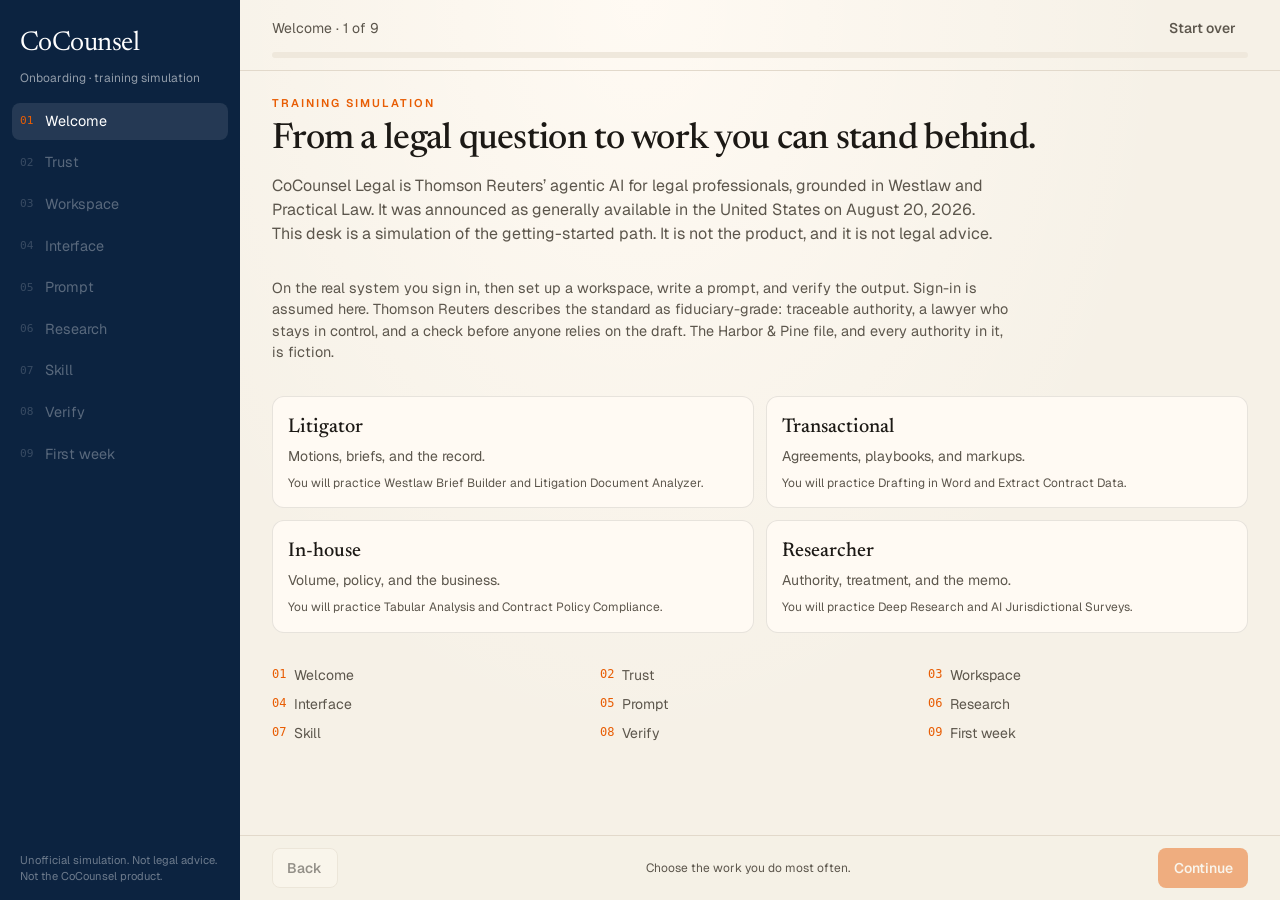
<file: cocounsel-onboarding/index.html>
<!DOCTYPE html>
<html lang="en">
  <head>
    <meta charset="utf-8">
    <meta name="viewport" content="width=device-width, initial-scale=1">
    <title>CoCounsel onboarding</title>
    <meta name="description" content="A guided first session in Thomson Reuters CoCounsel Legal: workspaces, Deep Research, skills, and citation verification. Unofficial training simulation.">
    <link rel="preconnect" href="https://fonts.googleapis.com">
    <link rel="preconnect" href="https://fonts.gstatic.com" crossorigin>
    <link href="https://fonts.googleapis.com/css2?family=Geist:wght@400;500;600&family=Newsreader:ital,opsz,wght@0,6..72,500;0,6..72,600;1,6..72,400&display=swap" rel="stylesheet">
    <link rel="stylesheet" href="styles.css">
  </head>
  <body>
    <div id="app" class="boot">
      <p class="kicker">Training simulation</p>
      <h1>Opening your workspace</h1>
      <p>Checking this browser for saved progress.</p>
    </div>
    <noscript>
      <p>This tutorial needs JavaScript. It is an unofficial training simulation, not legal advice, and not the CoCounsel product.</p>
    </noscript>
    <script src="content.js"></script>
    <script src="app.js"></script>
  </body>
</html>
</file>
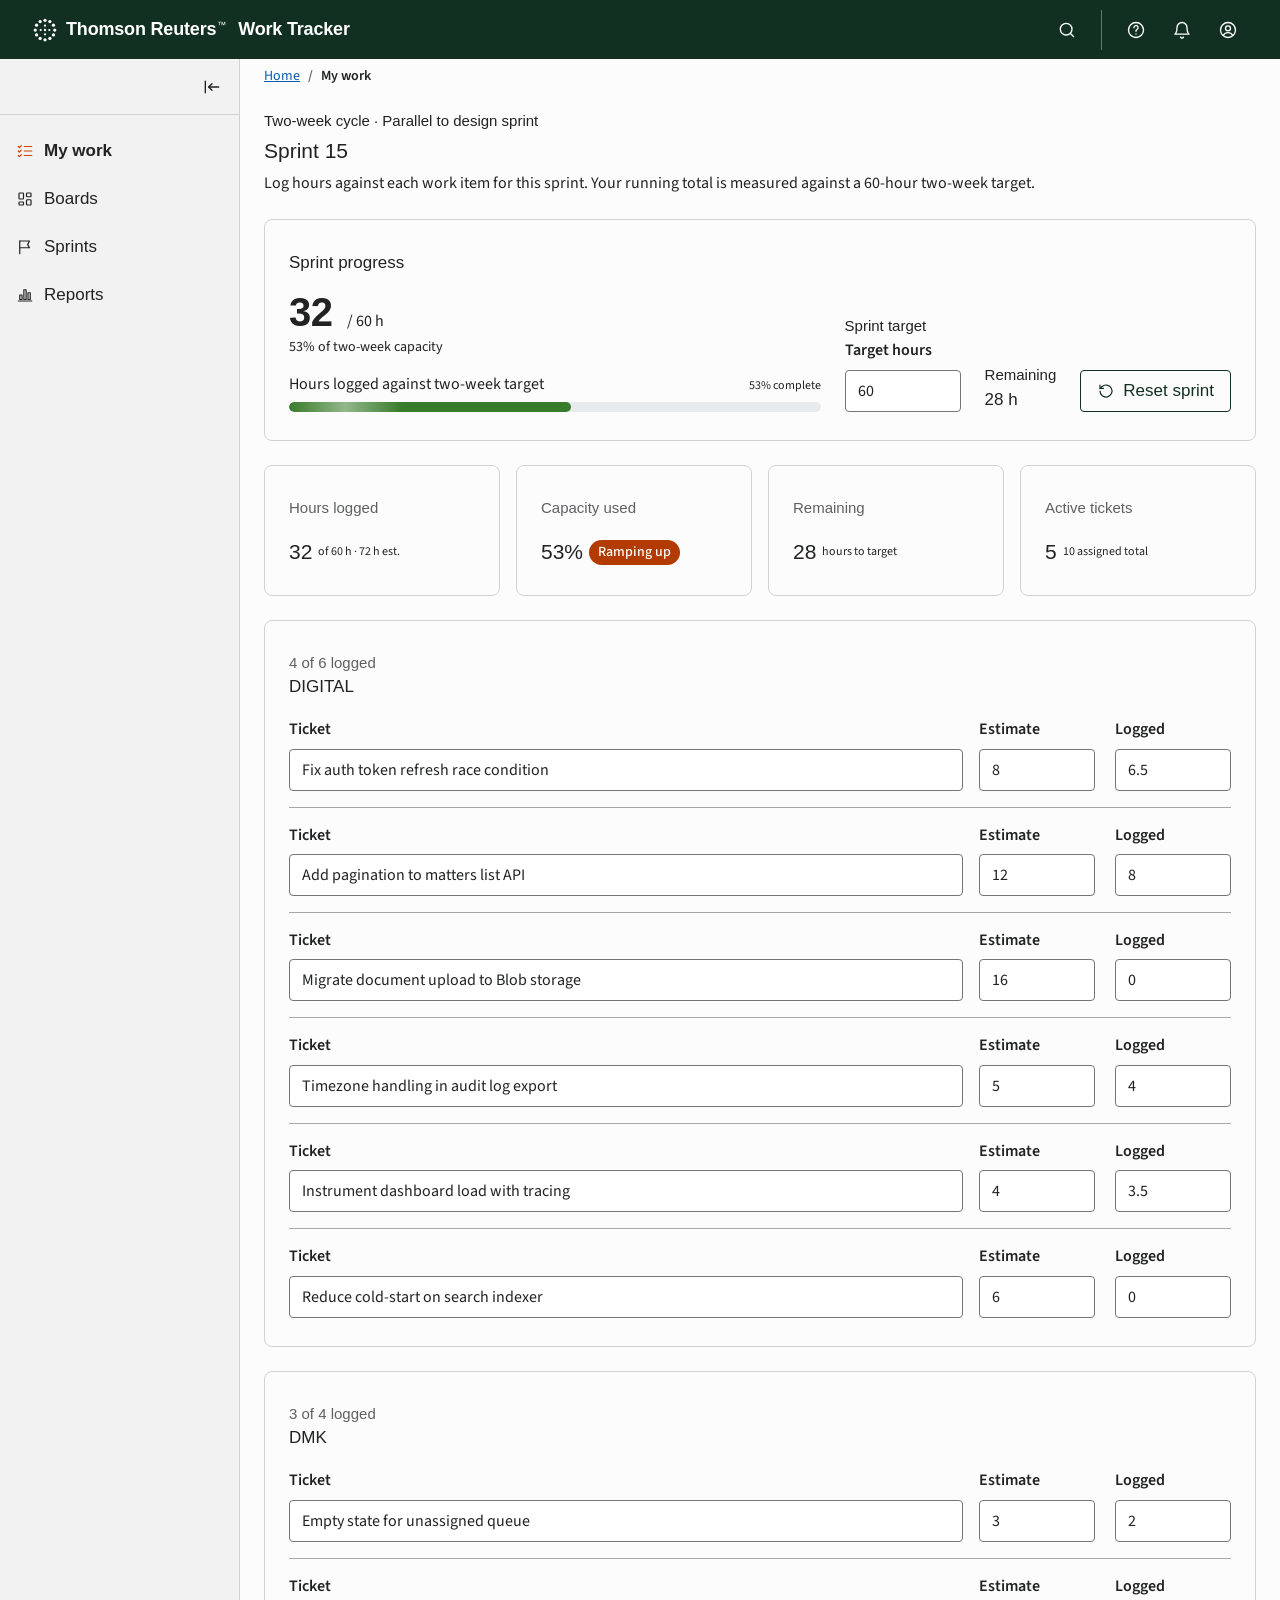
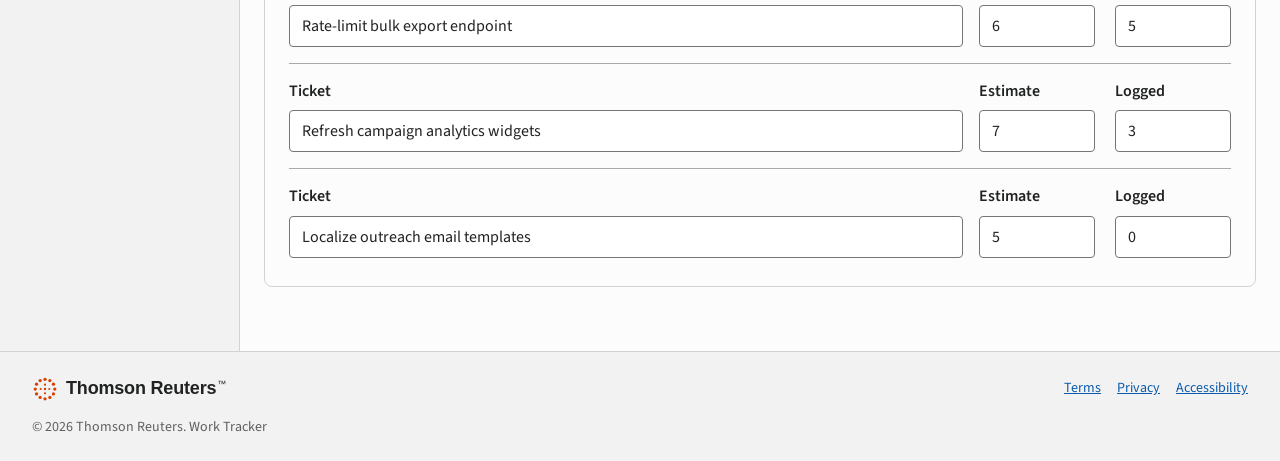
<file: Sprint-dashboard/index.html>
<!DOCTYPE html>
<html lang="en">
<head>
  <meta charset="utf-8">
  <meta name="viewport" content="width=device-width, initial-scale=1">
  <meta name="theme-color" content="#123021">
  <!-- The tab title is filled in from content.js (PAGE_TITLE). -->
  <title></title>
  <link rel="preconnect" href="https://fonts.googleapis.com">
  <link rel="preconnect" href="https://fonts.gstatic.com" crossorigin>
  <link rel="stylesheet" href="https://fonts.googleapis.com/css2?family=Source+Sans+3:wght@400;500;600;700&display=swap">
  <link rel="stylesheet" href="styles.css">
</head>
<body>
  <!--
    Page structure only. Every visible word comes from content.js:
    an element with data-text="NAME" shows the text of the NAME variable,
    and data-aria="NAME" sets its screen reader label.
  -->
  <div class="app-shell">

    <!-- Top bar -->
    <header class="product-header" data-aria="HEADER_LABEL">
      <a class="brand" href="#">
        <svg class="brand-mark" viewBox="0 0 24 24" aria-hidden="true">
          <circle cx="21" cy="12" r="1.5"/><circle cx="19.79" cy="16.5" r="1.5"/>
          <circle cx="16.5" cy="19.79" r="1.5"/><circle cx="12" cy="21" r="1.5"/>
          <circle cx="7.5" cy="19.79" r="1.5"/><circle cx="4.21" cy="16.5" r="1.5"/>
          <circle cx="3" cy="12" r="1.5"/><circle cx="4.21" cy="7.5" r="1.5"/>
          <circle cx="7.5" cy="4.21" r="1.5"/><circle cx="12" cy="3" r="1.5"/>
          <circle cx="16.5" cy="4.21" r="1.5"/><circle cx="19.79" cy="7.5" r="1.5"/>
          <circle cx="12" cy="12" r="1.1"/><circle cx="16" cy="12" r="1"/>
          <circle cx="8" cy="12" r="1"/><circle cx="12" cy="8" r="1"/><circle cx="12" cy="16" r="1"/>
        </svg>
        <span class="brand-company"><span data-text="COMPANY_NAME"></span><sup class="brand-tm" data-text="TRADEMARK_SYMBOL"></sup></span>
        <span class="brand-product" data-text="PRODUCT_NAME"></span>
      </a>

      <div class="header-actions">
        <button class="icon-button" type="button" data-aria="HEADER_SEARCH_LABEL">
          <svg viewBox="0 0 24 24" aria-hidden="true"><circle cx="11" cy="11" r="7"/><path d="m20 20-3.5-3.5"/></svg>
        </button>
        <span class="header-divider" aria-hidden="true"></span>
        <button class="icon-button" type="button" data-aria="HEADER_HELP_LABEL">
          <svg viewBox="0 0 24 24" aria-hidden="true"><circle cx="12" cy="12" r="9"/><path d="M9.5 9.2a2.5 2.5 0 1 1 3.6 2.2c-.7.4-1.1 1-1.1 1.7v.4"/><path d="M12 16.8h.01"/></svg>
        </button>
        <button class="icon-button" type="button" data-aria="HEADER_NOTIFICATIONS_LABEL">
          <svg viewBox="0 0 24 24" aria-hidden="true"><path d="M6 9a6 6 0 0 1 12 0c0 6 2.5 8 2.5 8h-17S6 15 6 9"/><path d="M10.3 20.5a1.9 1.9 0 0 0 3.4 0"/></svg>
        </button>
        <button class="icon-button" type="button" data-aria="HEADER_PROFILE_LABEL">
          <svg viewBox="0 0 24 24" aria-hidden="true"><circle cx="12" cy="12" r="9"/><circle cx="12" cy="10" r="3"/><path d="M6.4 18.3a6.5 6.5 0 0 1 11.2 0"/></svg>
        </button>
      </div>
    </header>

    <div class="app-body" id="app-body">

      <!-- Side navigation -->
      <nav class="side-nav" data-aria="NAV_LABEL">
        <div class="side-nav-top">
          <button class="nav-toggle" id="nav-toggle" type="button" aria-expanded="true">
            <svg class="icon-collapse" viewBox="0 0 24 24" aria-hidden="true"><path d="M4 5v14"/><path d="M20 12H8"/><path d="m12 8-4 4 4 4"/></svg>
            <svg class="icon-expand" viewBox="0 0 24 24" aria-hidden="true"><path d="M4 5v14"/><path d="M8 12h12"/><path d="m16 8 4 4-4 4"/></svg>
          </button>
        </div>
        <ul class="nav-list">
          <li>
            <a class="nav-item is-current" href="#worklist" aria-current="page">
              <svg viewBox="0 0 24 24" aria-hidden="true"><path d="M11 6h10M11 12h10M11 18h10"/><path d="m3 6 1.5 1.5L7 5"/><path d="m3 12 1.5 1.5L7 11"/><path d="m3 18 1.5 1.5L7 17"/></svg>
              <span class="nav-label" data-text="NAV_MY_WORK"></span>
            </a>
          </li>
          <li>
            <a class="nav-item" href="#boards">
              <svg viewBox="0 0 24 24" aria-hidden="true"><rect x="4" y="4" width="6" height="8" rx="1"/><rect x="14" y="4" width="6" height="5" rx="1"/><rect x="14" y="13" width="6" height="7" rx="1"/><rect x="4" y="16" width="6" height="4" rx="1"/></svg>
              <span class="nav-label" data-text="NAV_BOARDS"></span>
            </a>
          </li>
          <li>
            <a class="nav-item" href="#sprints">
              <svg viewBox="0 0 24 24" aria-hidden="true"><path d="M5 21V4"/><path d="M5 4h13l-2.5 4.5L18 13H5"/></svg>
              <span class="nav-label" data-text="NAV_SPRINTS"></span>
            </a>
          </li>
          <li>
            <a class="nav-item" href="#reports">
              <svg viewBox="0 0 24 24" aria-hidden="true"><path d="M3 20h18"/><rect x="5" y="12" width="3" height="6"/><rect x="10.5" y="5" width="3" height="13"/><rect x="16" y="9" width="3" height="9"/></svg>
              <span class="nav-label" data-text="NAV_REPORTS"></span>
            </a>
          </li>
        </ul>
      </nav>

      <!-- Main content -->
      <main class="app-content" id="worklist">
        <nav class="breadcrumb" data-aria="BREADCRUMB_LABEL">
          <ol>
            <li><a href="#" data-text="BREADCRUMB_HOME"></a></li>
            <li aria-current="page" data-text="BREADCRUMB_CURRENT"></li>
          </ol>
        </nav>

        <div class="dash">

          <!-- Page heading -->
          <div class="dash-head">
            <p class="eyebrow" data-text="SPRINT_EYEBROW"></p>
            <h1 class="page-title" data-text="SPRINT_TITLE"></h1>
            <p class="body-md" id="sprint-intro"></p>
          </div>

          <!-- Sprint progress card -->
          <section class="card" aria-labelledby="progress-card-title">
            <h2 class="card-title" id="progress-card-title" data-text="PROGRESS_CARD_TITLE"></h2>

            <div class="progress-banner">
              <div class="progress-headline">
                <div class="summary-metric">
                  <p class="big-number">
                    <span id="total-hours"></span>
                    <span class="big-number-suffix" id="total-suffix"></span>
                  </p>
                  <p class="body-sm" id="capacity-text"></p>
                </div>

                <div class="progress">
                  <div class="progress-labels">
                    <span class="body-md" id="progress-label" data-text="PROGRESS_BAR_LABEL"></span>
                    <span class="body-xs" id="progress-complete"></span>
                  </div>
                  <div class="progress-track" id="progress-track" role="progressbar" aria-valuemin="0" aria-labelledby="progress-label">
                    <div class="progress-fill" id="progress-fill"></div>
                  </div>
                </div>
              </div>

              <div class="progress-controls">
                <div class="summary-metric">
                  <p class="eyebrow" data-text="TARGET_EYEBROW"></p>
                  <label class="field">
                    <span class="field-label" data-text="TARGET_FIELD_LABEL"></span>
                    <input class="input input-hours" id="target-input" type="number" min="0" step="1" inputmode="decimal">
                  </label>
                </div>
                <div class="summary-metric">
                  <p class="eyebrow" data-text="REMAINING_EYEBROW"></p>
                  <p class="metric-md" id="remaining-value"></p>
                </div>
                <button class="button-secondary" id="reset-button" type="button">
                  <svg viewBox="0 0 24 24" aria-hidden="true"><path d="M4 12a8 8 0 1 0 2.4-5.7L4 8.6"/><path d="M4 4v4.6h4.6"/></svg>
                  <span data-text="RESET_BUTTON"></span>
                </button>
              </div>
            </div>
          </section>

          <!-- Summary cards -->
          <div class="kpi-grid">
            <section class="card kpi-card">
              <h2 class="eyebrow eyebrow-muted" data-text="KPI_HOURS_TITLE"></h2>
              <p class="kpi-value-row">
                <span class="metric-lg" id="kpi-hours"></span>
                <span class="body-xs" id="kpi-hours-detail"></span>
              </p>
            </section>
            <section class="card kpi-card">
              <h2 class="eyebrow eyebrow-muted" data-text="KPI_CAPACITY_TITLE"></h2>
              <p class="kpi-value-row">
                <span class="metric-lg" id="kpi-capacity"></span>
                <span class="badge" id="kpi-status"></span>
              </p>
            </section>
            <section class="card kpi-card">
              <h2 class="eyebrow eyebrow-muted" data-text="KPI_REMAINING_TITLE"></h2>
              <p class="kpi-value-row">
                <span class="metric-lg" id="kpi-remaining"></span>
                <span class="body-xs" data-text="KPI_REMAINING_DETAIL"></span>
              </p>
            </section>
            <section class="card kpi-card">
              <h2 class="eyebrow eyebrow-muted" data-text="KPI_ACTIVE_TITLE"></h2>
              <p class="kpi-value-row">
                <span class="metric-lg" id="kpi-active"></span>
                <span class="body-xs" id="kpi-active-detail"></span>
              </p>
            </section>
          </div>

          <!-- Ticket group cards (DIGITAL, DMK) are added here by app.js -->
          <div class="group-list" id="group-list"></div>
        </div>
      </main>
    </div>

    <!-- Footer -->
    <footer class="footer">
      <div class="footer-top">
        <a class="brand brand-footer" href="#">
          <svg class="brand-mark" viewBox="0 0 24 24" aria-hidden="true">
            <circle cx="21" cy="12" r="1.5"/><circle cx="19.79" cy="16.5" r="1.5"/>
            <circle cx="16.5" cy="19.79" r="1.5"/><circle cx="12" cy="21" r="1.5"/>
            <circle cx="7.5" cy="19.79" r="1.5"/><circle cx="4.21" cy="16.5" r="1.5"/>
            <circle cx="3" cy="12" r="1.5"/><circle cx="4.21" cy="7.5" r="1.5"/>
            <circle cx="7.5" cy="4.21" r="1.5"/><circle cx="12" cy="3" r="1.5"/>
            <circle cx="16.5" cy="4.21" r="1.5"/><circle cx="19.79" cy="7.5" r="1.5"/>
            <circle cx="12" cy="12" r="1.1"/><circle cx="16" cy="12" r="1"/>
            <circle cx="8" cy="12" r="1"/><circle cx="12" cy="8" r="1"/><circle cx="12" cy="16" r="1"/>
          </svg>
          <span class="brand-company"><span data-text="COMPANY_NAME"></span><sup class="brand-tm" data-text="TRADEMARK_SYMBOL"></sup></span>
        </a>
        <ul class="footer-links" data-aria="FOOTER_LINKS_LABEL">
          <li><a href="#terms" data-text="FOOTER_TERMS"></a></li>
          <li><a href="#privacy" data-text="FOOTER_PRIVACY"></a></li>
          <li><a href="#accessibility" data-text="FOOTER_ACCESSIBILITY"></a></li>
        </ul>
      </div>
      <p class="footer-copyright" id="footer-copyright"></p>
    </footer>
  </div>

  <!-- Layout for one ticket group card. app.js copies it once per group. -->
  <template id="group-template">
    <section class="card group-card">
      <p class="eyebrow eyebrow-muted" data-role="group-progress"></p>
      <h2 class="card-title" data-role="group-name"></h2>
      <div class="worklist" data-role="group-rows"></div>
    </section>
  </template>

  <!-- Layout for one ticket row. app.js copies it once per ticket. -->
  <template id="ticket-row-template">
    <div class="worklist-row">
      <label class="field field-title">
        <span class="field-label" data-text="TICKET_FIELD_LABEL"></span>
        <input class="input" type="text" data-field="title">
      </label>
      <div class="worklist-hours">
        <label class="field">
          <span class="field-label" data-text="ESTIMATE_FIELD_LABEL"></span>
          <input class="input input-hours" type="number" min="0" step="0.5" inputmode="decimal" data-field="estimate">
        </label>
        <label class="field">
          <span class="field-label" data-text="LOGGED_FIELD_LABEL"></span>
          <input class="input input-hours" type="number" min="0" step="0.5" inputmode="decimal" data-field="hours">
        </label>
      </div>
    </div>
  </template>

  <!-- content.js must load before app.js, because app.js reads its text. -->
  <script src="content.js"></script>
  <script src="app.js"></script>
</body>
</html>
</file>
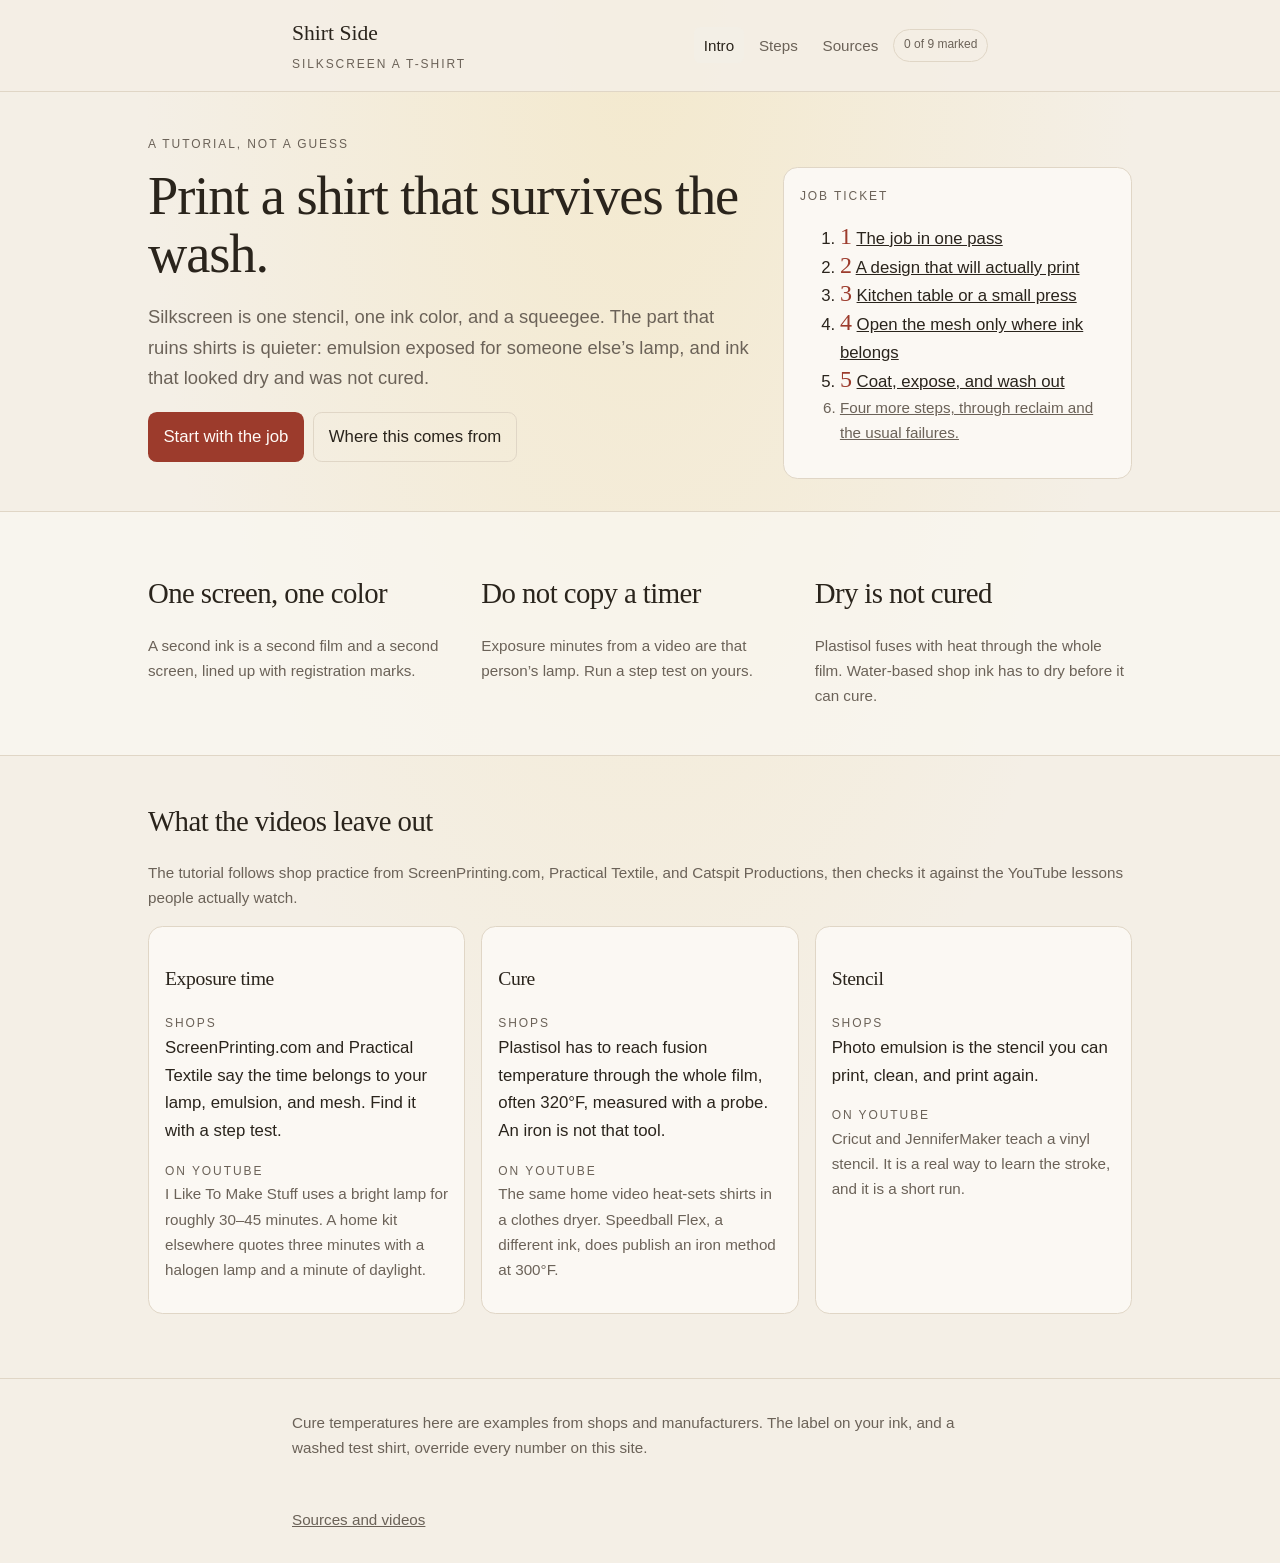
<file: shirt-side-static/page1-intro.html>
<!DOCTYPE html>
<html lang="en">
<head>
  <meta charset="utf-8">
  <meta name="viewport" content="width=device-width, initial-scale=1">
  <title>Shirt Side — Shirt Side</title>
  <meta name="description" content="A practical tutorial for screen printing one color onto a t-shirt.">
  <style>
:root {
  --bg: #f4efe6;
  --ink: #2a241c;
  --muted: #6b6258;
  --card: #fbf8f3;
  --line: #e0d6c6;
  --red: #9c3b2c;
  --red-ink: #fffaf6;
  --amber: #f6e7bf;
  --soft: #f3efe6;
}
* { box-sizing: border-box; }
html { background: var(--bg); }
body {
  margin: 0;
  color: var(--ink);
  background:
    radial-gradient(ellipse at top, rgba(243, 226, 176, 0.45), transparent 55%),
    var(--bg);
  font-family: "Segoe UI", Helvetica, Arial, sans-serif;
  font-size: 1.05rem;
  line-height: 1.65;
}
h1, h2, h3, .display { font-family: Georgia, "Iowan Old Style", Palatino, serif; font-weight: 500; letter-spacing: -0.02em; }
a { color: inherit; }
header, footer { border-color: var(--line); }
header { border-bottom: 1px solid var(--line); background: rgba(244, 239, 230, 0.9); }
footer { border-top: 1px solid var(--line); margin-top: 2rem; }
.bar, .wrap, .wide { margin: 0 auto; padding: 1rem 1.25rem; }
.bar, .wrap { max-width: 46rem; }
.wide { max-width: 64rem; }
.brand { text-decoration: none; }
.brand strong { display: block; font-family: Georgia, Palatino, serif; font-size: 1.35rem; font-weight: 500; }
.brand span, .kicker { display: block; margin-top: 0.2rem; color: var(--muted); font-size: 0.75rem; letter-spacing: 0.16em; text-transform: uppercase; }
.top { display: flex; justify-content: space-between; gap: 1rem; align-items: center; }
nav { display: flex; flex-wrap: wrap; gap: 0.35rem; align-items: center; }
nav a, .count {
  text-decoration: none;
  border-radius: 0.4rem;
  padding: 0.35rem 0.6rem;
  color: var(--muted);
  font-size: 0.95rem;
}
nav a[aria-current="page"] { background: var(--soft); color: var(--ink); }
.count { border: 1px solid var(--line); border-radius: 999px; font-size: 0.75rem; }
h1 { font-size: clamp(2.1rem, 5vw, 3.4rem); line-height: 1.08; margin: 0.6rem 0 0; }
h2 { font-size: 1.8rem; margin: 1.6rem 0 0.4rem; }
.lede { color: var(--muted); font-size: 1.15rem; }
.row { display: flex; flex-wrap: wrap; gap: 0.6rem; align-items: center; }
.btn, button {
  font: inherit;
  cursor: pointer;
  text-decoration: none;
  display: inline-flex;
  align-items: center;
  justify-content: center;
  border-radius: 0.55rem;
  border: 1px solid transparent;
  padding: 0.65rem 0.9rem;
  background: var(--red);
  color: var(--red-ink);
}
.btn.ghost, button.ghost { background: transparent; color: var(--ink); border-color: var(--line); }
button.quiet { background: transparent; color: var(--muted); border-color: transparent; padding-left: 0.2rem; }
ol.steps, ul.plain { padding-left: 1.2rem; }
ol.steps li, ul.plain li { margin: 0.7rem 0; }
.callout { border-radius: 0.8rem; padding: 0.9rem 1rem; margin: 1rem 0; }
.callout p { margin: 0.35rem 0 0; }
.callout .label { color: var(--muted); font-size: 0.75rem; letter-spacing: 0.08em; text-transform: uppercase; }
.warn { border: 1px solid rgba(156, 59, 44, 0.35); background: rgba(156, 59, 44, 0.06); }
.note { border: 1px solid var(--line); background: var(--amber); }
.card, .ticket, .split article, .source, .choice, .panel {
  background: var(--card);
  border: 1px solid var(--line);
  border-radius: 0.9rem;
}
.ticket, .panel, .source, .choice { padding: 1rem; }
.split { display: grid; gap: 1.5rem; }
.facts, .cards, .choices { display: grid; gap: 1rem; }
.band { border-top: 1px solid var(--line); border-bottom: 1px solid var(--line); background: rgba(251, 248, 243, 0.7); }
.list { list-style: none; margin: 1.2rem 0 0; padding: 0; border: 1px solid var(--line); border-radius: 0.9rem; overflow: hidden; background: var(--card); }
.list a { display: flex; gap: 0.8rem; padding: 0.9rem 1rem; text-decoration: none; border-top: 1px solid var(--line); }
.list li:first-child a { border-top: 0; }
.list a:hover, .choice:hover, button.choice:hover { background: var(--soft); }
.num { font-family: Georgia, Palatino, serif; color: var(--red); font-size: 1.5rem; line-height: 1; width: 1.6rem; }
.meta { color: var(--muted); font-size: 0.95rem; }
.status { margin-left: auto; font-size: 0.75rem; letter-spacing: 0.08em; text-transform: uppercase; color: var(--muted); }
.empty { border: 1px dashed var(--line); border-radius: 0.8rem; padding: 0.8rem 1rem; color: var(--muted); background: var(--card); }
.done-all { border: 1px solid rgba(156, 59, 44, 0.3); background: rgba(156, 59, 44, 0.06); border-radius: 0.8rem; padding: 0.8rem 1rem; }
.chips { display: flex; flex-wrap: wrap; gap: 0.45rem; margin-top: 0.7rem; }
.chip {
  background: transparent;
  color: var(--ink);
  border: 1px solid var(--line);
  border-radius: 999px;
  padding: 0.35rem 0.75rem;
}
.chip[aria-pressed="true"] { background: var(--red); color: var(--red-ink); border-color: var(--red); }
.chip.dark[aria-pressed="true"] { background: var(--ink); border-color: var(--ink); }
.mesh { font-family: Georgia, Palatino, serif; font-size: 2.4rem; margin: 0.8rem 0 0.2rem; }
.choice { text-align: left; width: 100%; }
.choice[aria-pressed="true"] { border-color: var(--red); background: rgba(156, 59, 44, 0.05); }
.choice strong { display: block; font-family: Georgia, Palatino, serif; font-size: 1.5rem; font-weight: 500; }
.saved { color: var(--red); font-size: 0.75rem; letter-spacing: 0.08em; text-transform: uppercase; }
figure { margin: 1.2rem 0; overflow: hidden; }
figcaption { border-top: 1px solid var(--line); padding: 0.7rem 0.9rem; color: var(--muted); font-size: 0.95rem; }
svg { display: block; width: 100%; height: auto; background: var(--card); }
.pager { display: flex; flex-wrap: wrap; gap: 0.6rem; justify-content: space-between; align-items: center; border-top: 1px solid var(--line); margin-top: 1.5rem; padding-top: 1rem; }
footer .wrap { display: flex; flex-wrap: wrap; gap: 1rem; justify-content: space-between; color: var(--muted); font-size: 0.95rem; }
footer a { color: var(--muted); }
@media (min-width: 800px) {
  .split { grid-template-columns: 1.4fr 0.8fr; align-items: end; }
  .facts, .cards { grid-template-columns: repeat(3, 1fr); }
  .choices { grid-template-columns: 1fr 1fr; }
}
</style>
</head>
<body>
  <header>
    <div class="bar top">
      <a class="brand" href="page1-intro.html"><strong>Shirt Side</strong><span>Silkscreen a t-shirt</span></a>
      <nav>
        <a href="page1-intro.html" aria-current="page">Intro</a><a href="page2-all-steps.html">Steps</a><a href="page12-sources.html">Sources</a>
        <span class="count" data-count>0 of 9 marked</span>
      </nav>
    </div>
  </header>
  <main>
    
<section class="wide split" style="padding-top:2.5rem;padding-bottom:2rem">
  <div>
    <p class="kicker">A tutorial, not a guess</p>
    <h1>Print a shirt that survives the wash.</h1>
    <p class="lede">Silkscreen is one stencil, one ink color, and a squeegee. The part that ruins shirts is quieter: emulsion exposed for someone else’s lamp, and ink that looked dry and was not cured.</p>
    <p class="row">
      <a class="btn" href="page3-the-job.html">Start with the job</a>
      <a class="btn ghost" href="page12-sources.html">Where this comes from</a>
    </p>
  </div>
  <aside class="ticket">
    <p class="kicker">Job ticket</p>
    <ol class="plain">
      <li><span class="num">1</span> <a href="page3-the-job.html">The job in one pass</a></li><li><span class="num">2</span> <a href="page4-a-first-design.html">A design that will actually print</a></li><li><span class="num">3</span> <a href="page5-two-setups.html">Kitchen table or a small press</a></li><li><span class="num">4</span> <a href="page6-film-positive.html">Open the mesh only where ink belongs</a></li><li><span class="num">5</span> <a href="page7-burn-the-screen.html">Coat, expose, and wash out</a></li>
      <li class="meta"><a href="page2-all-steps.html">Four more steps, through reclaim and the usual failures.</a></li>
    </ol>
  </aside>
</section>
<section class="band">
  <div class="wide facts" style="padding-top:2rem;padding-bottom:2rem">
    <div><h2>One screen, one color</h2><p class="meta">A second ink is a second film and a second screen, lined up with registration marks.</p></div><div><h2>Do not copy a timer</h2><p class="meta">Exposure minutes from a video are that person’s lamp. Run a step test on yours.</p></div><div><h2>Dry is not cured</h2><p class="meta">Plastisol fuses with heat through the whole film. Water-based shop ink has to dry before it can cure.</p></div>
  </div>
</section>
<section class="wide" style="padding-bottom:2rem">
  <h2>What the videos leave out</h2>
  <p class="meta">The tutorial follows shop practice from ScreenPrinting.com, Practical Textile, and Catspit Productions, then checks it against the YouTube lessons people actually watch.</p>
  <div class="cards">
    <article class="card" style="padding:1rem"><h3>Exposure time</h3><p><span class="kicker">Shops</span>ScreenPrinting.com and Practical Textile say the time belongs to your lamp, emulsion, and mesh. Find it with a step test.</p><p class="meta"><span class="kicker">On YouTube</span>I Like To Make Stuff uses a bright lamp for roughly 30–45 minutes. A home kit elsewhere quotes three minutes with a halogen lamp and a minute of daylight.</p></article><article class="card" style="padding:1rem"><h3>Cure</h3><p><span class="kicker">Shops</span>Plastisol has to reach fusion temperature through the whole film, often 320°F, measured with a probe. An iron is not that tool.</p><p class="meta"><span class="kicker">On YouTube</span>The same home video heat-sets shirts in a clothes dryer. Speedball Flex, a different ink, does publish an iron method at 300°F.</p></article><article class="card" style="padding:1rem"><h3>Stencil</h3><p><span class="kicker">Shops</span>Photo emulsion is the stencil you can print, clean, and print again.</p><p class="meta"><span class="kicker">On YouTube</span>Cricut and JenniferMaker teach a vinyl stencil. It is a real way to learn the stroke, and it is a short run.</p></article>
  </div>
</section>
  </main>
  <footer>
    <div class="wrap">
      <p>Cure temperatures here are examples from shops and manufacturers. The label on your ink, and a washed test shirt, override every number on this site.</p>
      <p><a href="page12-sources.html">Sources and videos</a></p>
    </div>
  </footer>
  <script>

const KEY = "shirtside-static-v1";
function loadProgress() {
  const fallback = { done: [], setup: "kitchen" };
  try {
    const raw = localStorage.getItem(KEY);
    if (!raw) return fallback;
    const parsed = JSON.parse(raw);
    return {
      done: Array.isArray(parsed.done) ? parsed.done.filter((item) => typeof item === "string") : [],
      setup: parsed.setup === "press" ? "press" : "kitchen"
    };
  } catch (error) {
    return fallback;
  }
}
function saveProgress(data) {
  try { localStorage.setItem(KEY, JSON.stringify(data)); } catch (error) {}
}
function paintCount(data) {
  const count = document.querySelector("[data-count]");
  if (count) count.textContent = data.done.length + " of 9 marked";
}

const progress = loadProgress();
paintCount(progress);

  </script>
</body>
</html>
</file>
<file: cocounsel-onboarding/styles.css>
:root {
  --paper: #f6f1e7;
  --navy: #0c2340;
  --orange: #e85d04;
  --ink: #1c1915;
  --card: #fffaf3;
  --muted: #5c564c;
  --border: #e2d9cb;
  --destructive: #9f2d2d;
  --secondary: #efe8dc;
  --frame: #f7f4ee;
  --sans: "Geist", "Segoe UI", sans-serif;
  --serif: "Newsreader", "Iowan Old Style", Palatino, "Palatino Linotype", serif;
  --mono: ui-monospace, "SFMono-Regular", Menlo, Consolas, monospace;
  --shadow: 0 24px 60px -32px rgba(12, 35, 64, 0.7);
}

* { box-sizing: border-box; }
[hidden] { display: none !important; }

html, body { margin: 0; min-height: 100%; }
body {
  background: var(--paper);
  background-image: radial-gradient(ellipse at top, #fffaf3, transparent 58%);
  color: var(--ink);
  font-family: var(--sans);
  font-size: 16px;
  line-height: 1.5;
}

button, input, textarea { font: inherit; color: inherit; }
button { cursor: pointer; }
button:disabled { cursor: default; opacity: 0.45; }
:focus-visible { outline: 2px solid var(--orange); outline-offset: 2px; }

.sr-only {
  position: absolute;
  width: 1px;
  height: 1px;
  padding: 0;
  margin: -1px;
  overflow: hidden;
  clip: rect(0, 0, 0, 0);
  white-space: nowrap;
  border: 0;
}

.boot {
  max-width: 24rem;
  margin: 18vh auto;
  padding: 0 1.5rem;
}
.boot h1 {
  margin: 0.5rem 0 0;
  font-family: var(--serif);
  font-size: 1.9rem;
  font-weight: 500;
}

.layout {
  display: flex;
  flex-direction: column;
  min-height: 100dvh;
}
.sidebar {
  display: none;
  width: 15rem;
  flex-shrink: 0;
  flex-direction: column;
  background: var(--navy);
  color: #fff;
}
.brand { padding: 1.5rem 1.25rem 1rem; }
.brand-name {
  margin: 0;
  font-family: var(--serif);
  font-size: 1.7rem;
  letter-spacing: -0.02em;
}
.brand-note { margin: 0.25rem 0 0; font-size: 0.75rem; color: rgba(255, 255, 255, 0.55); }
.side-nav { display: flex; flex: 1; flex-direction: column; gap: 0.25rem; padding: 0 0.75rem; }
.side-link {
  display: flex;
  align-items: center;
  gap: 0.75rem;
  width: 100%;
  border: 0;
  border-radius: 0.5rem;
  background: transparent;
  color: rgba(255, 255, 255, 0.7);
  padding: 0.5rem;
  text-align: left;
  font-size: 0.9rem;
}
.side-link[aria-current="step"] { background: rgba(255, 255, 255, 0.1); color: #fff; }
.side-link.is-done { color: #fff; }
.side-link.is-done:hover { background: rgba(255, 255, 255, 0.05); }
.side-num { font-family: var(--mono); font-size: 0.7rem; color: rgba(255, 255, 255, 0.4); }
.side-link[aria-current="step"] .side-num { color: var(--orange); }
.disclaimer {
  margin: 0;
  padding: 1rem 1.25rem;
  font-size: 0.7rem;
  line-height: 1.45;
  color: rgba(255, 255, 255, 0.4);
}

.column { display: flex; min-width: 0; min-height: 100dvh; flex: 1; flex-direction: column; }
.topbar { border-bottom: 1px solid var(--border); padding: 0.75rem 1rem; }
.mobile-rule { height: 0.25rem; margin: 0 0 0.5rem; background: var(--orange); }
.top-row { display: flex; align-items: center; justify-content: space-between; gap: 0.75rem; }
.mobile-brand { margin: 0; font-family: var(--serif); font-size: 1.15rem; }
.sim-tag {
  margin-left: 0.4rem;
  font-family: var(--sans);
  font-size: 0.65rem;
  font-weight: 600;
  letter-spacing: 0.14em;
  text-transform: uppercase;
  color: var(--orange);
  vertical-align: middle;
}
.step-label { margin: 0; font-size: 0.875rem; color: var(--muted); }
.mobile-steps { display: flex; gap: 0.25rem; margin-top: 0.5rem; overflow-x: auto; }
.chip {
  flex-shrink: 0;
  border: 0;
  border-radius: 999px;
  background: var(--card);
  color: var(--muted);
  box-shadow: inset 0 0 0 1px rgba(28, 25, 21, 0.1);
  padding: 0.25rem 0.65rem;
  font-size: 0.75rem;
}
.chip[aria-current="step"] { background: var(--navy); color: #fff; box-shadow: none; }
.progress {
  height: 0.4rem;
  margin-top: 0.5rem;
  overflow: hidden;
  border-radius: 999px;
  background: var(--secondary);
}
.progress > span { display: block; height: 100%; background: var(--orange); }
.note { margin: 0.5rem 0 0; font-size: 0.875rem; color: var(--destructive); }

.lesson-wrap { flex: 1; overflow-y: auto; padding: 1.5rem 1rem 2rem; }
.lesson { display: flex; width: 100%; max-width: 64rem; margin: 0 auto; flex-direction: column; gap: 2rem; }
.kicker {
  margin: 0;
  font-size: 0.7rem;
  font-weight: 600;
  letter-spacing: 0.18em;
  text-transform: uppercase;
  color: var(--orange);
}
.lesson h1 {
  margin: 0.5rem 0 0;
  font-family: var(--serif);
  font-size: 2rem;
  font-weight: 500;
  letter-spacing: -0.02em;
  line-height: 1.15;
  outline: none;
}
.lede { max-width: 46rem; margin: 0.75rem 0 0; color: var(--muted); }
.prose { max-width: 46rem; margin: 0; color: var(--muted); font-size: 0.9rem; }

.grid-2, .grid-3, .grid-4 { display: grid; gap: 0.75rem; }
.card {
  border-radius: 0.75rem;
  background: var(--card);
  box-shadow: inset 0 0 0 1px rgba(28, 25, 21, 0.1);
  padding: 1rem;
}
.card h2, .panel h2, .frame-main h2 { margin: 0; font-family: var(--serif); font-weight: 500; }
.card p, .quiet { color: var(--muted); }
.role {
  width: 100%;
  border: 0;
  text-align: left;
  transition: box-shadow 0.15s ease;
}
.role:hover { box-shadow: inset 0 0 0 1px rgba(232, 93, 4, 0.5); }
.role[aria-pressed="true"] { box-shadow: inset 0 0 0 2px var(--orange); }
.role-top, .spread { display: flex; align-items: center; justify-content: space-between; gap: 0.75rem; }
.role h2 { font-size: 1.25rem; }
.role .summary { margin: 0.25rem 0 0; font-size: 0.875rem; }
.practice-line { margin: 0.5rem 0 0; font-size: 0.75rem; line-height: 1.45; color: rgba(28, 25, 21, 0.8); }

.badge {
  display: inline-flex;
  align-items: center;
  border-radius: 999px;
  background: var(--orange);
  color: #fffaf5;
  padding: 0.1rem 0.5rem;
  font-size: 0.75rem;
  font-weight: 600;
}
.badge-outline {
  background: transparent;
  color: var(--ink);
  box-shadow: inset 0 0 0 1px var(--border);
  font-weight: 500;
}

.steps-ol {
  display: grid;
  gap: 0.5rem;
  margin: 0;
  padding: 0;
  list-style: none;
  color: var(--muted);
  font-size: 0.875rem;
}
.steps-ol li { display: flex; gap: 0.5rem; }
.num { font-family: var(--mono); font-size: 0.75rem; color: var(--orange); }

.panel {
  border-radius: 0.75rem;
  background: var(--navy);
  color: #fff;
  padding: 1.25rem;
}
.panel h2 { font-size: 1.5rem; }
.panel .sub { max-width: 40rem; margin: 0.35rem 0 0; font-size: 0.875rem; color: rgba(255, 255, 255, 0.7); }
.limits { display: grid; gap: 0.5rem; margin: 1rem 0 0; padding: 0; list-style: none; font-size: 0.875rem; }
.limits li { display: flex; gap: 0.5rem; color: rgba(255, 255, 255, 0.85); }
.dot {
  width: 0.25rem;
  height: 0.25rem;
  margin-top: 0.55rem;
  flex-shrink: 0;
  border-radius: 999px;
  background: var(--orange);
}

.check-row {
  display: flex;
  align-items: flex-start;
  gap: 0.75rem;
  border-radius: 0.75rem;
  background: var(--card);
  box-shadow: inset 0 0 0 1px rgba(28, 25, 21, 0.1);
  padding: 1rem;
  font-size: 0.875rem;
}
input[type="checkbox"] {
  appearance: none;
  width: 1.05rem;
  height: 1.05rem;
  margin-top: 0.15rem;
  flex-shrink: 0;
  border: 1px solid #c9bfb0;
  border-radius: 0.25rem;
  background: #fff;
  display: grid;
  place-content: center;
}
input[type="checkbox"]:checked { background: var(--orange); border-color: var(--orange); }
input[type="checkbox"]:checked::after {
  content: "";
  width: 0.28rem;
  height: 0.5rem;
  border: solid #fff;
  border-width: 0 2px 2px 0;
  transform: rotate(45deg) translate(-1px, -1px);
}

.tip { position: relative; display: inline; }
.tip-trigger {
  border: 0;
  background: none;
  padding: 0;
  color: inherit;
  text-decoration: underline dotted;
  text-underline-offset: 4px;
}
.tip-bubble {
  display: none;
  position: absolute;
  z-index: 5;
  left: 0;
  bottom: calc(100% + 0.4rem);
  width: 16rem;
  border-radius: 0.5rem;
  background: var(--navy);
  color: #fff;
  padding: 0.5rem 0.7rem;
  font-size: 0.75rem;
  line-height: 1.4;
}
.tip:hover .tip-bubble, .tip:focus-within .tip-bubble { display: block; }

.field { display: flex; flex-direction: column; gap: 0.5rem; }
.field label, .field legend, .label { font-size: 0.875rem; font-weight: 600; }
input[type="text"], textarea {
  width: 100%;
  border: 1px solid var(--border);
  border-radius: 0.5rem;
  background: var(--card);
  padding: 0.55rem 0.75rem;
}
textarea { min-height: 7rem; resize: vertical; background: #fff; font-size: 0.875rem; }
.alert { margin: 0; font-size: 0.875rem; color: var(--destructive); }
.split { display: grid; gap: 1.5rem; }
.wrap { display: flex; flex-wrap: wrap; gap: 0.5rem; }
.file {
  border: 1px solid var(--border);
  border-radius: 0.5rem;
  padding: 0.75rem;
}
.file.is-on { border-color: rgba(232, 93, 4, 0.4); background: rgba(232, 93, 4, 0.05); }
.file-body { min-width: 0; flex: 1; }
.meta { margin: 0.25rem 0 0; font-size: 0.75rem; color: var(--muted); }

.btn {
  display: inline-flex;
  align-items: center;
  justify-content: center;
  min-height: 2.5rem;
  border: 1px solid transparent;
  border-radius: 0.5rem;
  background: var(--orange);
  color: #fffaf5;
  padding: 0.4rem 0.9rem;
  font-size: 0.875rem;
  font-weight: 550;
}
.btn:hover:not(:disabled) { background: #c44e03; }
.btn-sm { min-height: 2rem; padding: 0.2rem 0.7rem; }
.btn-outline { background: var(--card); color: var(--ink); border-color: var(--border); }
.btn-outline:hover:not(:disabled) { background: #fff; }
.btn-ghost { background: transparent; color: var(--muted); }
.btn-ghost:hover:not(:disabled) { background: rgba(28, 25, 21, 0.05); color: var(--ink); }
.btn-link {
  min-height: 0;
  margin-top: 0.25rem;
  border: 0;
  background: none;
  color: var(--orange);
  padding: 0;
  text-decoration: underline;
  text-underline-offset: 3px;
}
.btn-block { height: auto; width: 100%; justify-content: flex-start; text-align: left; white-space: normal; }
.btn-text {
  border: 0;
  background: none;
  color: var(--muted);
  padding: 0;
  text-decoration: underline;
  text-align: left;
}

.frame {
  overflow: hidden;
  border-radius: 0.75rem;
  background: var(--navy);
  color: #fff;
  box-shadow: var(--shadow), inset 0 0 0 1px rgba(0, 0, 0, 0.2);
}
.frame-bar {
  display: flex;
  align-items: center;
  justify-content: space-between;
  gap: 0.75rem;
  border-bottom: 1px solid rgba(255, 255, 255, 0.1);
  padding: 0.65rem 0.75rem;
  font-size: 0.875rem;
  font-weight: 500;
}
.frame-title { display: flex; align-items: center; gap: 0.5rem; }
.live-dot { width: 0.5rem; height: 0.5rem; border-radius: 999px; background: var(--orange); }
.sim-tag-light { color: rgba(255, 255, 255, 0.5); font-size: 0.65rem; }
.matter-name { margin: 0; overflow: hidden; text-overflow: ellipsis; white-space: nowrap; font-size: 0.75rem; color: rgba(255, 255, 255, 0.6); font-weight: 400; }
.frame-body { display: grid; min-height: 28rem; }
.zone-nav {
  display: flex;
  gap: 0.25rem;
  overflow-x: auto;
  border-bottom: 1px solid rgba(255, 255, 255, 0.1);
  padding: 0.5rem;
}
.zone-btn {
  display: inline-flex;
  flex-shrink: 0;
  align-items: center;
  gap: 0.4rem;
  height: 2.5rem;
  border: 0;
  border-radius: 0.5rem;
  background: transparent;
  color: rgba(255, 255, 255, 0.8);
  padding: 0 0.65rem;
}
.zone-btn[aria-pressed="true"] { background: rgba(255, 255, 255, 0.15); color: #fff; }
.zone-btn svg { width: 1rem; height: 1rem; }
.frame-main { min-width: 0; background: var(--frame); color: var(--ink); padding: 1rem 1.1rem 1.25rem; }
.stack { display: flex; flex-direction: column; gap: 1rem; }

.pills { display: flex; flex-wrap: wrap; gap: 0.5rem; }
.compare { display: grid; gap: 0.75rem; }
figure { margin: 0; }
figcaption {
  font-size: 0.75rem;
  font-weight: 700;
  letter-spacing: 0.04em;
  text-transform: uppercase;
}
.bad-cap { color: var(--destructive); }
.good-cap { color: var(--orange); }
.quote { margin: 0.5rem 0 0; font-family: var(--serif); font-size: 1.15rem; line-height: 1.35; }
.ring-good { box-shadow: inset 0 0 0 1px rgba(232, 93, 4, 0.4); }

.checks { display: grid; gap: 0.5rem; margin: 0; padding: 0; list-style: none; }
.check {
  border-radius: 0.5rem;
  background: var(--card);
  box-shadow: inset 0 0 0 1px rgba(28, 25, 21, 0.1);
  color: var(--muted);
  padding: 0.5rem 0.75rem;
  font-size: 0.875rem;
}
.check.is-ok { background: #ecfdf5; color: #064e3b; box-shadow: inset 0 0 0 1px #a7f3d0; }
.check .detail { display: block; margin-top: 0.25rem; color: var(--muted); }

.plan { display: flex; flex-direction: column; gap: 0.5rem; margin: 0; padding: 0; list-style: none; }
.plan-item {
  display: flex;
  flex-direction: column;
  gap: 0.5rem;
  border-radius: 0.5rem;
  background: #fff;
  box-shadow: inset 0 0 0 1px rgba(28, 25, 21, 0.1);
  padding: 0.5rem 0.75rem;
  font-size: 0.875rem;
}
.plan-item.is-bad { box-shadow: inset 0 0 0 1px rgba(232, 93, 4, 0.5); }
.plan-copy { display: flex; gap: 0.75rem; }
.struck { color: var(--muted); text-decoration: line-through; }
.warn { display: block; margin-top: 0.25rem; color: var(--orange); }
button.warn {
  border: 0;
  background: none;
  padding: 0;
  font: inherit;
  text-align: left;
  text-decoration: underline;
  text-underline-offset: 2px;
  cursor: pointer;
}
.cite {
  border: 0;
  background: none;
  color: var(--orange);
  font-weight: 600;
  padding: 0 0.1rem;
  text-decoration: underline;
  text-underline-offset: 2px;
  cursor: pointer;
}
.cite:hover { text-decoration: underline; }
.report {
  border-radius: 0.5rem;
  background: #fff;
  box-shadow: inset 0 0 0 1px rgba(28, 25, 21, 0.1);
  padding: 1rem;
}
.report h3 { margin: 1rem 0 0; font-size: 0.875rem; }
.report p { margin: 0.25rem 0 0; font-size: 0.875rem; }
.fine { font-size: 0.75rem; color: var(--muted); }
.tiny { font-size: 0.75rem; color: var(--muted); }

.source-btn, .arg {
  width: 100%;
  border: 0;
  border-radius: 0.5rem;
  background: #fff;
  box-shadow: inset 0 0 0 1px rgba(28, 25, 21, 0.1);
  padding: 0.75rem;
  text-align: left;
}
.source-btn { display: flex; align-items: flex-start; justify-content: space-between; gap: 0.75rem; }
.source-btn:hover, .arg:hover { box-shadow: inset 0 0 0 1px rgba(232, 93, 4, 0.4); }
.arg[aria-pressed="true"] { box-shadow: inset 0 0 0 1px rgba(232, 93, 4, 0.5); }
.opened { color: #065f46; font-size: 0.75rem; }
.clause {
  margin: 1rem 0 0;
  border-radius: 0.5rem;
  background: #fff;
  box-shadow: inset 0 0 0 1px rgba(28, 25, 21, 0.1);
  padding: 0.75rem;
  font-size: 0.875rem;
}
.rules { margin: 0.75rem 0 0; padding-left: 1.1rem; font-size: 0.875rem; }
.success {
  margin: 1rem 0 0;
  border-radius: 0.5rem;
  background: #ecfdf5;
  color: #064e3b;
  padding: 0.75rem;
  font-size: 0.875rem;
}
.ready { margin: 1rem 0 0; font-size: 0.875rem; color: #064e3b; }

table { width: 100%; min-width: 32rem; border-collapse: collapse; text-align: left; font-size: 0.875rem; }
th, td { padding: 0.5rem; vertical-align: top; }
tbody tr { border-top: 1px solid var(--border); }
.cell-btn { border: 0; background: none; padding: 0; text-align: left; }
.table-wrap { margin-top: 0.75rem; overflow-x: auto; }

.flag {
  border-radius: 0.4rem;
  background: #fffbeb;
  color: #78350f;
  padding: 0.5rem 0.75rem;
  font-size: 0.875rem;
}
.illust {
  margin: 0;
  font-size: 0.75rem;
  font-weight: 700;
  letter-spacing: 0.04em;
  text-transform: uppercase;
  color: var(--orange);
}

.footer {
  border-top: 1px solid var(--border);
  background: rgba(246, 241, 231, 0.92);
  padding: 0.75rem 1rem;
}
.footer-row {
  display: flex;
  align-items: center;
  justify-content: space-between;
  gap: 0.75rem;
  max-width: 64rem;
  margin: 0 auto;
}
.hint { margin: 0; text-align: center; font-size: 0.75rem; color: var(--muted); }
.hint-desktop { display: none; }
.hint-mobile { margin-top: 0.5rem; }

.modal {
  position: fixed;
  inset: 0;
  z-index: 30;
  display: grid;
  place-items: center;
  background: rgba(12, 35, 64, 0.45);
  padding: 1rem;
}
.dialog {
  width: min(32rem, 100%);
  border-radius: 0.9rem;
  background: var(--card);
  padding: 1.25rem;
  box-shadow: var(--shadow);
}
.dialog h2 { margin: 0; font-family: var(--serif); font-size: 1.45rem; font-weight: 500; }
.dialog .sub { margin: 0.35rem 0 0; color: var(--muted); font-size: 0.875rem; }
.excerpt { white-space: pre-wrap; font-size: 0.875rem; line-height: 1.55; }
.dialog-actions { display: flex; justify-content: flex-end; gap: 0.5rem; margin-top: 1rem; }

.stats { display: grid; gap: 0.75rem; margin: 1rem 0 0; font-size: 0.875rem; }
.stats dt { color: rgba(255, 255, 255, 0.5); }
.stats dd { margin: 0.25rem 0 0; }
.dayone { margin: 0.5rem 0 0; font-family: var(--serif); font-size: 1.5rem; font-weight: 500; line-height: 1.3; }
.habit-list { display: flex; flex-direction: column; gap: 0.5rem; margin: 0.75rem 0 0; padding: 0; list-style: none; }
.map h2 {
  margin: 0;
  font-size: 0.75rem;
  font-weight: 700;
  letter-spacing: 0.04em;
  text-transform: uppercase;
  color: var(--muted);
}
.map ul { margin: 0.5rem 0 0; padding: 0; list-style: none; font-size: 0.875rem; }
.map li { padding: 0.1rem 0; }

@media (min-width: 640px) {
  .grid-2, .compare, .checks { grid-template-columns: 1fr 1fr; }
  .steps-ol { grid-template-columns: 1fr 1fr 1fr; }
  .limits { grid-template-columns: 1fr 1fr; }
  .stats { grid-template-columns: 1fr 1fr 1fr; }
  .hint-desktop { display: block; flex: 1; }
  .hint-mobile { display: none; }
  .plan-item { flex-direction: row; align-items: flex-start; justify-content: space-between; }
}
@media (min-width: 800px) {
  .layout { height: 100dvh; flex-direction: row; overflow: hidden; }
  .sidebar { display: flex; }
  .column { height: 100dvh; overflow: hidden; }
  .mobile-rule, .mobile-brand, .mobile-steps { display: none; }
  .topbar, .lesson-wrap, .footer { padding-left: 2rem; padding-right: 2rem; }
  .lesson h1 { font-size: 2.25rem; }
  .grid-3 { grid-template-columns: 1fr 1fr 1fr; }
  .grid-4 { grid-template-columns: repeat(4, 1fr); }
  .split { grid-template-columns: 0.9fr 1.1fr; }
  .frame-body { grid-template-columns: 152px 1fr; }
  .zone-nav { flex-direction: column; border-right: 1px solid rgba(255, 255, 255, 0.1); border-bottom: 0; }
}
@media (max-width: 799px) {
  .step-label { margin-left: auto; }
}
</file>
<file: Sprint-dashboard/styles.css>
/*
 * styles.css â€” all visual styling for the dashboard.
 * Colors, fonts, and corner sizes are defined once below and reused everywhere.
 */

:root {
  /* Colors */
  --color-header: #123021;
  --color-header-hover: rgba(255, 255, 255, 0.12);
  --color-page: #fcfcfc;
  --color-surface: #fcfcfc;
  --color-input: #ffffff;
  --color-nav: #f2f2f2;
  --color-nav-hover: #e6e6e6;
  --color-text: #212223;
  --color-text-muted: #5f6062;
  --color-border: #d2d2d2;
  --color-input-border: #747578;
  --color-divider: #a7a8aa;
  --color-brand-orange: #d64000;
  --color-link: #0b5cad;
  --color-focus: #0b5cad;
  --color-success: #387c2b;
  --color-warning: #b33a00;
  --color-error: #dc0a0a;
  --color-track: #e8ebee;
  --color-secondary-hover: #edf3ef;

  /* Fonts */
  --font-body: "Source Sans 3", "Helvetica Neue", Arial, sans-serif;
  --font-heading: "Clario", "Helvetica Neue", Arial, sans-serif;

  /* Corners */
  --radius-card: 8px;
  --radius-input: 4px;
  --radius-pill: 9999px;
}

/* ---------- Base ---------- */

*,
*::before,
*::after {
  box-sizing: border-box;
}

html,
body {
  margin: 0;
  padding: 0;
}

body {
  background-color: var(--color-page);
  color: var(--color-text);
  font-family: var(--font-body);
  font-size: 16px;
  line-height: 1.4;
  -webkit-font-smoothing: antialiased;
  -moz-osx-font-smoothing: grayscale;
}

h1,
h2,
p,
ol,
ul {
  margin: 0;
}

ol,
ul {
  padding: 0;
  list-style: none;
}

button,
input {
  font: inherit;
  color: inherit;
}

button {
  cursor: pointer;
}

svg {
  width: 20px;
  height: 20px;
  flex-shrink: 0;
  fill: none;
  stroke: currentColor;
  stroke-width: 1.6;
  stroke-linecap: round;
  stroke-linejoin: round;
}

:focus-visible {
  outline: 2px solid var(--color-focus);
  outline-offset: 2px;
}

/* ---------- App frame ---------- */

.app-shell {
  min-height: 100vh;
  display: flex;
  flex-direction: column;
}

.app-body {
  flex: 1;
  display: flex;
  align-items: stretch;
  min-height: 0;
}

.app-content {
  flex: 1;
  min-width: 0;
}

/* ---------- Top bar ---------- */

.product-header {
  position: sticky;
  top: 0;
  z-index: 10;
  height: 59px;
  flex-shrink: 0;
  display: flex;
  align-items: center;
  justify-content: space-between;
  padding: 0 32px;
  background-color: var(--color-header);
  color: #ffffff;
}

.brand {
  display: inline-flex;
  align-items: center;
  gap: 8px;
  color: inherit;
  text-decoration: none;
  font-family: var(--font-heading);
  font-size: 18px;
  font-weight: 600;
  letter-spacing: -0.01em;
  white-space: nowrap;
}

.brand-mark {
  width: 26px;
  height: 26px;
  fill: currentColor;
  stroke: none;
}

.brand-tm {
  font-size: 9px;
  font-weight: 400;
  margin-left: 1px;
  vertical-align: super;
  line-height: 0;
}

.brand-product {
  margin-left: 4px;
}

.header-actions {
  display: flex;
  align-items: center;
  gap: 6px;
}

.header-divider {
  width: 1px;
  height: 40px;
  margin: 0 8px;
  background-color: rgba(255, 255, 255, 0.35);
}

.icon-button {
  width: 40px;
  height: 40px;
  display: inline-flex;
  align-items: center;
  justify-content: center;
  border: 0;
  border-radius: var(--radius-input);
  background: transparent;
  color: #ffffff;
}

.icon-button:hover {
  background-color: var(--color-header-hover);
}

.icon-button:focus-visible {
  outline-color: #ffffff;
}

/* ---------- Side navigation ---------- */

.side-nav {
  width: 240px;
  flex-shrink: 0;
  background-color: var(--color-nav);
  box-shadow: inset -1px 0 0 var(--color-border);
  transition: width 200ms ease;
  overflow: hidden;
}

.side-nav-top {
  height: 56px;
  display: flex;
  align-items: center;
  justify-content: flex-end;
  padding: 0 8px;
  border-bottom: 1px solid var(--color-border);
}

.nav-toggle {
  width: 40px;
  height: 40px;
  display: inline-flex;
  align-items: center;
  justify-content: center;
  border: 0;
  border-radius: var(--radius-input);
  background: transparent;
  color: var(--color-text);
}

.nav-toggle:hover {
  background-color: var(--color-nav-hover);
}

.nav-toggle .icon-expand {
  display: none;
}

.nav-list {
  display: flex;
  flex-direction: column;
  gap: 8px;
  padding: 16px 8px;
}

.nav-item {
  display: flex;
  align-items: center;
  gap: 10px;
  height: 40px;
  padding: 0 8px;
  border-radius: var(--radius-input);
  color: var(--color-text);
  text-decoration: none;
  font-family: var(--font-heading);
  font-size: 17px;
  white-space: nowrap;
}

.nav-item svg {
  width: 18px;
  height: 18px;
}

.nav-item:hover {
  background-color: var(--color-nav-hover);
}

.nav-item.is-current {
  font-weight: 600;
}

.nav-item.is-current svg {
  color: var(--color-brand-orange);
}

/* Collapsed side navigation: a narrow icon-only rail. */
.app-body.nav-collapsed .side-nav {
  width: 56px;
}

.app-body.nav-collapsed .side-nav-top {
  justify-content: center;
}

.app-body.nav-collapsed .nav-toggle .icon-collapse {
  display: none;
}

.app-body.nav-collapsed .nav-toggle .icon-expand {
  display: block;
}

.app-body.nav-collapsed .nav-item {
  justify-content: center;
  padding: 0;
}

.app-body.nav-collapsed .nav-label {
  display: none;
}

/* ---------- Breadcrumb ---------- */

.breadcrumb {
  padding: 8px 24px 0;
  font-size: 14px;
}

.breadcrumb ol {
  display: flex;
  flex-wrap: wrap;
  align-items: center;
}

.breadcrumb li + li::before {
  content: "/";
  margin: 0 8px;
  color: var(--color-text-muted);
}

.breadcrumb a {
  color: var(--color-link);
}

.breadcrumb [aria-current="page"] {
  font-weight: 600;
}

/* ---------- Page layout ---------- */

.dash {
  display: flex;
  flex-direction: column;
  gap: 24px;
  padding: 24px 24px 64px;
}

.dash-head {
  display: flex;
  flex-direction: column;
  gap: 8px;
}

.group-list {
  display: flex;
  flex-direction: column;
  gap: 24px;
}

/* ---------- Text styles ---------- */

.eyebrow {
  font-family: var(--font-heading);
  font-size: 15px;
  font-weight: 500;
  line-height: 1.3;
}

.eyebrow-muted {
  color: var(--color-text-muted);
}

.page-title {
  font-family: var(--font-heading);
  font-size: 21px;
  font-weight: 500;
  line-height: 1.25;
}

.card-title {
  font-family: var(--font-heading);
  font-size: 17px;
  font-weight: 500;
  line-height: 1.3;
}

.body-md {
  font-size: 16px;
}

.body-sm {
  font-size: 14px;
}

.body-xs {
  font-size: 12px;
}

.metric-md {
  font-family: var(--font-heading);
  font-size: 17px;
  font-weight: 500;
}

.metric-lg {
  font-family: var(--font-heading);
  font-size: 21px;
  font-weight: 500;
}

.big-number {
  font-family: var(--font-heading);
  font-size: 40px;
  font-weight: 600;
  line-height: 1.1;
  letter-spacing: -0.01em;
}

.big-number-suffix {
  font-family: var(--font-body);
  font-size: 16px;
  font-weight: 400;
  letter-spacing: 0;
  margin-left: 4px;
}

/* ---------- Cards ---------- */

.card {
  display: flex;
  flex-direction: column;
  gap: 16px;
  padding: 32px 24px 28px;
  background-color: var(--color-surface);
  border: 1px solid var(--color-border);
  border-radius: var(--radius-card);
}

.group-card {
  gap: 0;
}

.group-card .card-title {
  margin: 4px 0 20px;
}

/* ---------- Sprint progress card ---------- */

.progress-banner {
  display: flex;
  flex-wrap: wrap;
  align-items: flex-end;
  justify-content: space-between;
  gap: 24px;
}

.progress-headline {
  display: flex;
  flex-direction: column;
  gap: 16px;
  flex: 1 1 320px;
  min-width: 0;
}

.progress-controls {
  display: flex;
  flex-wrap: wrap;
  align-items: flex-end;
  gap: 24px;
}

.summary-metric {
  display: flex;
  flex-direction: column;
  gap: 4px;
}

.progress {
  display: flex;
  flex-direction: column;
  gap: 6px;
}

.progress-labels {
  display: flex;
  align-items: baseline;
  justify-content: space-between;
  gap: 16px;
}

.progress-track {
  height: 10px;
  border-radius: var(--radius-pill);
  background-color: var(--color-track);
  overflow: hidden;
}

/* The green fill grows as hours are logged; a soft highlight sweeps across it. */
.progress-fill {
  width: 0;
  height: 100%;
  border-radius: var(--radius-pill);
  background-color: var(--color-success);
  background-image: linear-gradient(
    90deg,
    rgba(255, 255, 255, 0) 0%,
    rgba(255, 255, 255, 0.45) 50%,
    rgba(255, 255, 255, 0) 100%
  );
  background-size: 40% 100%;
  background-repeat: no-repeat;
  transition: width 300ms ease, background-color 300ms ease;
  animation: progress-sheen 1.6s linear infinite;
}

.progress-fill.is-over {
  background-color: var(--color-error);
}

@keyframes progress-sheen {
  from {
    background-position: -40% 0;
  }
  to {
    background-position: 140% 0;
  }
}

@media (prefers-reduced-motion: reduce) {
  .progress-fill {
    animation: none;
    background-image: none;
    transition: none;
  }
}

/* ---------- Buttons ---------- */

.button-secondary {
  height: 42px;
  display: inline-flex;
  align-items: center;
  gap: 8px;
  padding: 0 16px;
  border: 1px solid var(--color-header);
  border-radius: var(--radius-input);
  background-color: transparent;
  color: var(--color-header);
  font-family: var(--font-heading);
  font-size: 17px;
  font-weight: 500;
  white-space: nowrap;
}

.button-secondary svg {
  width: 18px;
  height: 18px;
}

.button-secondary:hover {
  background-color: var(--color-secondary-hover);
}

/* ---------- Summary cards ---------- */

.kpi-grid {
  display: grid;
  gap: 16px;
  grid-template-columns: repeat(auto-fit, minmax(150px, 1fr));
}

.kpi-card {
  gap: 20px;
}

.kpi-value-row {
  display: flex;
  flex-wrap: wrap;
  align-items: center;
  gap: 6px;
}

.badge {
  display: inline-flex;
  align-items: center;
  padding: 2px 9px;
  border-radius: var(--radius-pill);
  color: #ffffff;
  font-size: 14px;
  font-weight: 500;
  line-height: 1.5;
}

.badge.is-warning {
  background-color: var(--color-warning);
}

.badge.is-success {
  background-color: var(--color-success);
}

.badge.is-error {
  background-color: var(--color-error);
}

/* ---------- Form fields ---------- */

.field {
  display: flex;
  flex-direction: column;
  gap: 8px;
}

.field-label {
  font-size: 16px;
  font-weight: 600;
}

.input {
  height: 42px;
  width: 100%;
  padding: 0 12px;
  border: 1px solid var(--color-input-border);
  border-radius: var(--radius-input);
  background-color: var(--color-input);
  font-size: 16px;
}

.input:hover {
  border-color: var(--color-text);
}

.input:focus-visible {
  outline-offset: 1px;
}

.input-hours {
  width: 116px;
}

/* ---------- Ticket rows ---------- */

.worklist {
  display: flex;
  flex-direction: column;
}

.worklist-row {
  display: flex;
  align-items: flex-end;
  justify-content: space-between;
  gap: 16px;
  padding: 16px 0;
  border-top: 1px solid var(--color-divider);
}

.worklist-row:first-child {
  padding-top: 0;
  border-top: 0;
}

.worklist-row:last-child {
  padding-bottom: 0;
}

.field-title {
  flex: 1 1 auto;
  min-width: 0;
}

.worklist-hours {
  flex-shrink: 0;
  display: flex;
  align-items: flex-start;
  gap: 20px;
}

/* ---------- Footer ---------- */

.footer {
  padding: 24px 32px;
  background-color: var(--color-nav);
  border-top: 1px solid var(--color-border);
}

.footer-top {
  display: flex;
  flex-wrap: wrap;
  align-items: center;
  justify-content: space-between;
  gap: 16px;
}

.brand-footer {
  color: var(--color-text);
}

.brand-footer .brand-mark {
  color: var(--color-brand-orange);
}

.footer-links {
  display: flex;
  flex-wrap: wrap;
  gap: 16px;
  font-size: 14px;
}

.footer-links a {
  color: var(--color-link);
}

.footer-copyright {
  margin-top: 16px;
  font-size: 14px;
  color: var(--color-text-muted);
}

/* ---------- Small screens ---------- */

@media (max-width: 760px) {
  .product-header {
    padding: 0 16px;
  }

  .brand-product {
    display: none;
  }

  .side-nav {
    display: none;
  }

  .worklist-row {
    flex-wrap: wrap;
  }

  .field-title {
    flex-basis: 100%;
  }

  .input-hours {
    width: 100px;
  }
}
</file>
